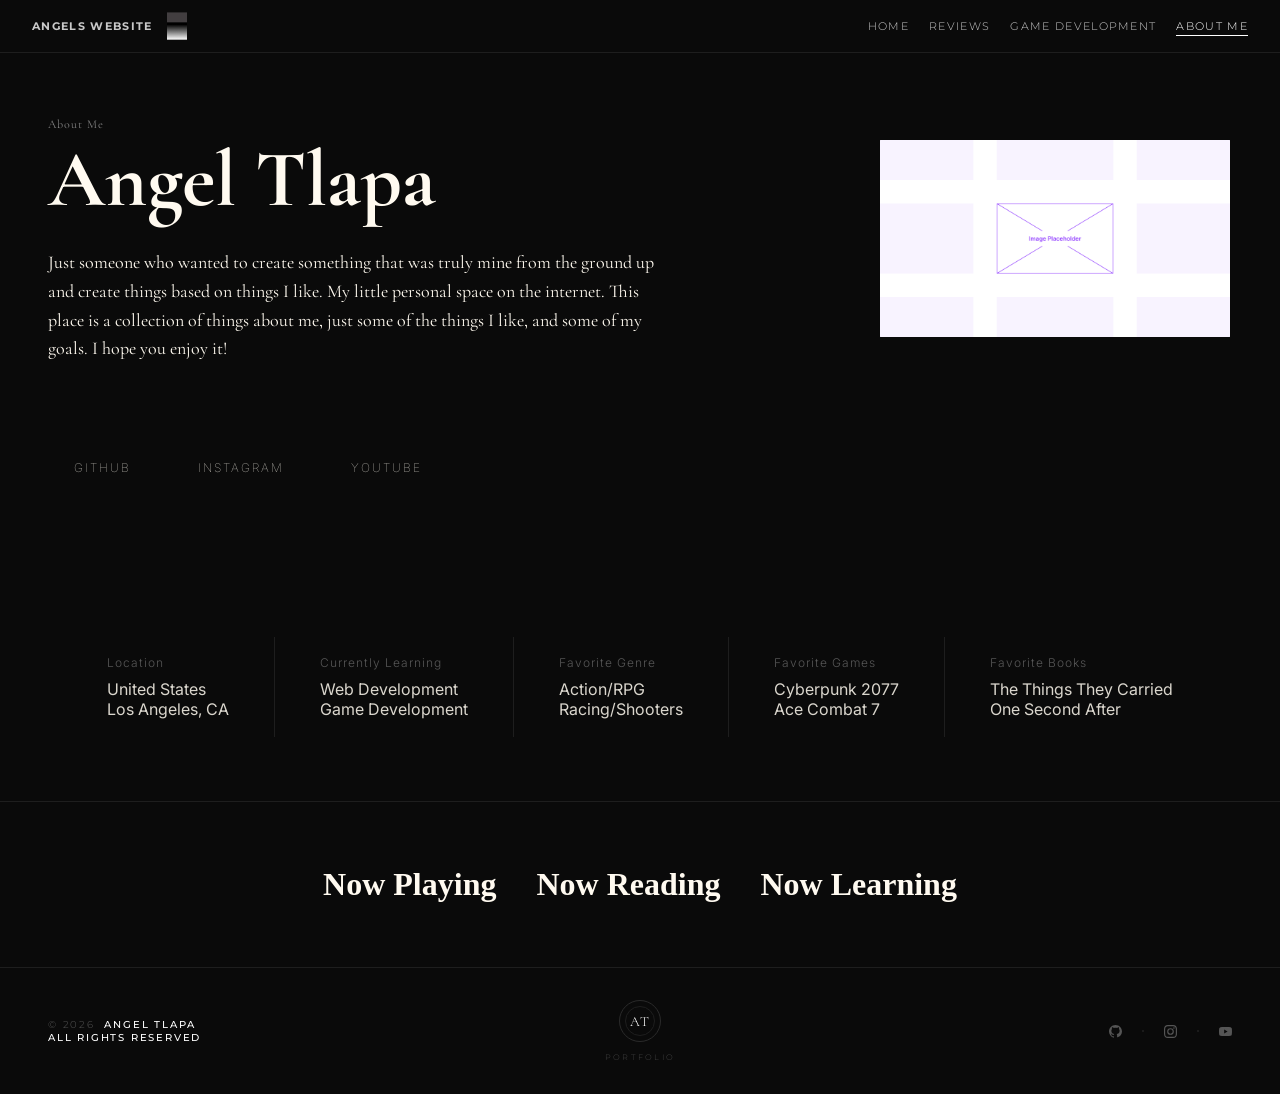
<file: about.html>
<!doctype html>
<html lang="en">
  <head>
    <meta charset="UTF-8" />
    <meta name="viewport" content="width=device-width, initial-scale=1.0" />
    <title>About Me</title>
    <link rel="stylesheet" href="about-style.css" />
    <link rel="stylesheet" href="global.css" />
  </head>
  <body>
    <!-- Navbar -->
    <nav class="navbar">
      <div class="logo">
        <b>Angels Website</b>
        <!-- From Uiverse.io by Juanes200122 -->
        <div class="cube-loader">
          <div class="cube-top"></div>
          <div class="cube-wrapper">
            <span class="cube-span" style="--i: 0"></span>
            <span class="cube-span" style="--i: 1"></span>
            <span class="cube-span" style="--i: 2"></span>
            <span class="cube-span" style="--i: 3"></span>
          </div>
        </div>
      </div>
      <ul class="nav-links">
        <li><a href="index.html">Home</a></li>
        <li><a href="reviews.html">Reviews</a></li>
        <li><a href="game-dev.html">Game Development</a></li>
        <li><a href="about.html" class="active">About Me</a></li>
      </ul>
    </nav>
    <!--main content-->
    <main>
      <!--Intro Section-->
      <div class="intro">
        <div class="intro-text">
          <h2
            style="
              font-size: 12px;
              color: gray;
              font-weight: 400;
              font-family: Cormorant Garamond;
              letter-spacing: 1px;
            "
          >
            About Me
          </h2>
          <h1
            style="
              font-size: 80px;
              padding-bottom: 20px;
              font-family: Cormorant Garamond;
            "
          >
            Angel Tlapa
          </h1>
          <p
            style="
              font-size: 18px;
              font-family: Cormorant Garamond;
              line-height: 1.6;
            "
          >
            Just someone who wanted to create something that was truly mine from
            the ground up and create things based on things I like. My little
            personal space on the internet. This place is a collection of things
            about me, just some of the things I like, and some of my goals. I
            hope you enjoy it!
          </p>
        </div>
        <div class="intro-img-class">
          <img
            class="intro-img"
            src="/imgs/placeholder.png"
            alt="Angel Tlapa"
          />
        </div>
      </div>
      <div class="ref-buttons">
        <button
          style="
            font-size: 12px;
            font-weight: 100;
            font-family: Inter;
            letter-spacing: 2px;
          "
        >
          <a
            href="https://github.com/AngelTlapa-Tech"
            style="color: floralwhite; text-decoration: none"
          >
            Github
          </a>
        </button>
        <button
          style="
            font-size: 12px;
            font-weight: 100;
            font-family: Inter;
            letter-spacing: 2px;
          "
        >
          <a
            href="https://www.instagram.com/ang3l_2.5?igsh=MzRlODBiNWFlZA=="
            style="color: floralwhite; text-decoration: none"
          >
            Instagram
          </a>
        </button>
        <button
          style="
            font-size: 12px;
            font-weight: 100;
            font-family: Inter;
            letter-spacing: 2px;
          "
        >
          <a
            href="https://youtube.com/@ang3ltech?si=WHZHJ3dVVK4dWBB_"
            style="color: floralwhite; text-decoration: none"
          >
            YouTube
          </a>
        </button>
      </div>
      <!--End Intro Section-->
      <!-- My Information Section-->
      <div class="my-info">
        <div class="info-section">
          <p class="info-title">Location</p>
          <p class="info-description">United States</p>
          <p class="info-description">Los Angeles, CA</p>
        </div>
        <div class="border"></div>
        <div class="info-section">
          <p class="info-title">Currently Learning</p>
          <p class="info-description">Web Development</p>
          <p class="info-description">Game Development</p>
        </div>
        <div class="border"></div>
        <div class="info-section">
          <p class="info-title">Favorite Genre</p>
          <p class="info-description">Action/RPG</p>
          <p class="info-description">Racing/Shooters</p>
        </div>
        <div class="border"></div>
        <div class="info-section">
          <p class="info-title">Favorite Games</p>
          <p class="info-description">Cyberpunk 2077</p>
          <p class="info-description">Ace Combat 7</p>
        </div>
        <div class="border"></div>
        <div class="info-section-right">
          <p class="info-title">Favorite Books</p>
          <p class="info-description">The Things They Carried</p>
          <p class="info-description">One Second After</p>
        </div>
      </div>
      <!--My info section end-->
      <!--Now ... Section-->
      <div class="now-section">
        <div class="now-card"><h1>Now Playing</h1></div>
        <div class="now-card"><h1>Now Reading</h1></div>
        <div class="now-card"><h1>Now Learning</h1></div>
      </div>
      <!--Now ... Section End-->
    </main>
    <!--Footer-->
    <footer>
      <div class="footer-left">
        © 2026 &nbsp;<strong
          >Angel Tlapa <br />
          All Rights Reserved</strong
        >
      </div>

      <div class="footer-center">
        <div class="monogram">
          <span class="monogram-letters">AT</span>
        </div>
        <span class="footer-tagline">Portfolio</span>
      </div>

      <div class="footer-right">
        <a
          href="https://github.com/AngelTlapa-Tech"
          class="social-link"
          title="GitHub"
        >
          <svg viewBox="0 0 24 24" xmlns="http://www.w3.org/2000/svg">
            <path
              d="M12 0C5.37 0 0 5.373 0 12c0 5.303 3.438 9.8 8.205 11.387.6.113.82-.258.82-.577 0-.285-.01-1.04-.015-2.04-3.338.724-4.042-1.61-4.042-1.61C4.422 17.07 3.633 16.7 3.633 16.7c-1.087-.744.084-.729.084-.729 1.205.084 1.838 1.236 1.838 1.236 1.07 1.835 2.809 1.305 3.495.998.108-.776.417-1.305.76-1.605-2.665-.3-5.466-1.332-5.466-5.93 0-1.31.465-2.38 1.235-3.22-.135-.303-.54-1.523.105-3.176 0 0 1.005-.322 3.3 1.23.96-.267 1.98-.399 3-.405 1.02.006 2.04.138 3 .405 2.28-1.552 3.285-1.23 3.285-1.23.645 1.653.24 2.873.12 3.176.765.84 1.23 1.91 1.23 3.22 0 4.61-2.805 5.625-5.475 5.92.42.36.81 1.096.81 2.22 0 1.606-.015 2.896-.015 3.286 0 .315.21.69.825.57C20.565 21.795 24 17.298 24 12c0-6.627-5.373-12-12-12"
            />
          </svg>
        </a>

        <div class="footer-dot"></div>

        <a
          href="https://www.instagram.com/ang3l_2.5?igsh=MzRlODBiNWFlZA=="
          class="social-link"
          title="Instagram"
        >
          <svg viewBox="0 0 24 24" xmlns="http://www.w3.org/2000/svg">
            <path
              d="M12 2.163c3.204 0 3.584.012 4.85.07 3.252.148 4.771 1.691 4.919 4.919.058 1.265.069 1.645.069 4.849 0 3.205-.012 3.584-.069 4.849-.149 3.225-1.664 4.771-4.919 4.919-1.266.058-1.644.07-4.85.07-3.204 0-3.584-.012-4.849-.07-3.26-.149-4.771-1.699-4.919-4.92-.058-1.265-.07-1.644-.07-4.849 0-3.204.013-3.583.07-4.849.149-3.227 1.664-4.771 4.919-4.919 1.266-.057 1.645-.069 4.849-.069zm0-2.163c-3.259 0-3.667.014-4.947.072-4.358.2-6.78 2.618-6.98 6.98-.059 1.281-.073 1.689-.073 4.948 0 3.259.014 3.668.072 4.948.2 4.358 2.618 6.78 6.98 6.98 1.281.058 1.689.072 4.948.072 3.259 0 3.668-.014 4.948-.072 4.354-.2 6.782-2.618 6.979-6.98.059-1.28.073-1.689.073-4.948 0-3.259-.014-3.667-.072-4.947-.196-4.354-2.617-6.78-6.979-6.98-1.281-.059-1.69-.073-4.949-.073zm0 5.838a6.162 6.162 0 100 12.324 6.162 6.162 0 000-12.324zM12 16a4 4 0 110-8 4 4 0 010 8zm6.406-11.845a1.44 1.44 0 100 2.881 1.44 1.44 0 000-2.881z"
            />
          </svg>
        </a>

        <div class="footer-dot"></div>

        <a
          href="https://youtube.com/@ang3ltech?si=WHZHJ3dVVK4dWBB_"
          class="social-link"
          title="YouTube"
        >
          <svg viewBox="0 0 24 24" xmlns="http://www.w3.org/2000/svg">
            <path
              d="M23.498 6.186a3.016 3.016 0 0 0-2.122-2.136C19.505 3.545 12 3.545 12 3.545s-7.505 0-9.377.505A3.017 3.017 0 0 0 .502 6.186C0 8.07 0 12 0 12s0 3.93.502 5.814a3.016 3.016 0 0 0 2.122 2.136c1.871.505 9.376.505 9.376.505s7.505 0 9.377-.505a3.015 3.015 0 0 0 2.122-2.136C24 15.93 24 12 24 12s0-3.93-.502-5.814zM9.545 15.568V8.432L15.818 12l-6.273 3.568z"
            />
          </svg>
        </a>
      </div>
    </footer>
    <script src="main.js"></script>
  </body>
</html>
</file>
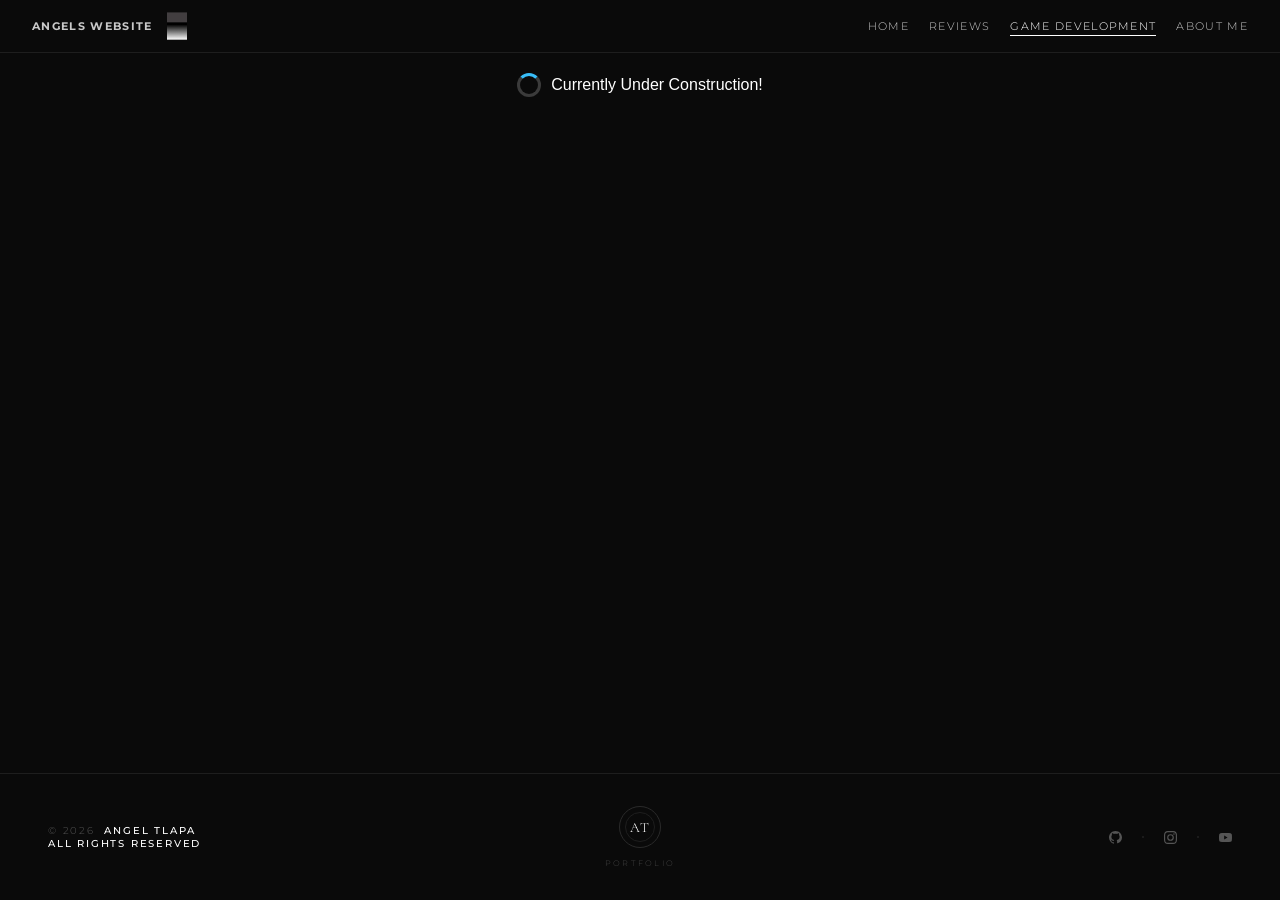
<file: game-dev.html>
<!doctype html>
<html lang="en">
  <head>
    <meta charset="UTF-8" />
    <meta name="viewport" content="width=device-width, initial-scale=1.0" />
    <title>Game Development</title>
    <link rel="stylesheet" href="global.css" />
  </head>
  <body>
    <!-- Navbar -->
    <nav class="navbar">
      <div class="logo">
        <b>Angels Website</b>
        <!-- From Uiverse.io by Juanes200122 -->
        <div class="cube-loader">
          <div class="cube-top"></div>
          <div class="cube-wrapper">
            <span class="cube-span" style="--i: 0"></span>
            <span class="cube-span" style="--i: 1"></span>
            <span class="cube-span" style="--i: 2"></span>
            <span class="cube-span" style="--i: 3"></span>
          </div>
        </div>
      </div>
      <ul class="nav-links">
        <li><a href="index.html">Home</a></li>
        <li><a href="reviews.html">Reviews</a></li>
        <li><a href="game-dev.html" class="active">Game Development</a></li>
        <li><a href="about.html">About Me</a></li>
      </ul>
    </nav>
    <!--Main Content-->
    <main>
      <div class="wip-container">
        <span class="wip-spinner"></span>
        <span class="wip-text">Currently Under Construction!</span>
      </div>
    </main>
    <!--Footer-->
    <footer>
      <div class="footer-left">
        © 2026 &nbsp;<strong
          >Angel Tlapa <br />
          All Rights Reserved</strong
        >
      </div>

      <div class="footer-center">
        <div class="monogram">
          <span class="monogram-letters">AT</span>
        </div>
        <span class="footer-tagline">Portfolio</span>
      </div>

      <div class="footer-right">
        <a
          href="https://github.com/AngelTlapa-Tech"
          class="social-link"
          title="GitHub"
        >
          <svg viewBox="0 0 24 24" xmlns="http://www.w3.org/2000/svg">
            <path
              d="M12 0C5.37 0 0 5.373 0 12c0 5.303 3.438 9.8 8.205 11.387.6.113.82-.258.82-.577 0-.285-.01-1.04-.015-2.04-3.338.724-4.042-1.61-4.042-1.61C4.422 17.07 3.633 16.7 3.633 16.7c-1.087-.744.084-.729.084-.729 1.205.084 1.838 1.236 1.838 1.236 1.07 1.835 2.809 1.305 3.495.998.108-.776.417-1.305.76-1.605-2.665-.3-5.466-1.332-5.466-5.93 0-1.31.465-2.38 1.235-3.22-.135-.303-.54-1.523.105-3.176 0 0 1.005-.322 3.3 1.23.96-.267 1.98-.399 3-.405 1.02.006 2.04.138 3 .405 2.28-1.552 3.285-1.23 3.285-1.23.645 1.653.24 2.873.12 3.176.765.84 1.23 1.91 1.23 3.22 0 4.61-2.805 5.625-5.475 5.92.42.36.81 1.096.81 2.22 0 1.606-.015 2.896-.015 3.286 0 .315.21.69.825.57C20.565 21.795 24 17.298 24 12c0-6.627-5.373-12-12-12"
            />
          </svg>
        </a>

        <div class="footer-dot"></div>

        <a
          href="https://www.instagram.com/ang3l_2.5?igsh=MzRlODBiNWFlZA=="
          class="social-link"
          title="Instagram"
        >
          <svg viewBox="0 0 24 24" xmlns="http://www.w3.org/2000/svg">
            <path
              d="M12 2.163c3.204 0 3.584.012 4.85.07 3.252.148 4.771 1.691 4.919 4.919.058 1.265.069 1.645.069 4.849 0 3.205-.012 3.584-.069 4.849-.149 3.225-1.664 4.771-4.919 4.919-1.266.058-1.644.07-4.85.07-3.204 0-3.584-.012-4.849-.07-3.26-.149-4.771-1.699-4.919-4.92-.058-1.265-.07-1.644-.07-4.849 0-3.204.013-3.583.07-4.849.149-3.227 1.664-4.771 4.919-4.919 1.266-.057 1.645-.069 4.849-.069zm0-2.163c-3.259 0-3.667.014-4.947.072-4.358.2-6.78 2.618-6.98 6.98-.059 1.281-.073 1.689-.073 4.948 0 3.259.014 3.668.072 4.948.2 4.358 2.618 6.78 6.98 6.98 1.281.058 1.689.072 4.948.072 3.259 0 3.668-.014 4.948-.072 4.354-.2 6.782-2.618 6.979-6.98.059-1.28.073-1.689.073-4.948 0-3.259-.014-3.667-.072-4.947-.196-4.354-2.617-6.78-6.979-6.98-1.281-.059-1.69-.073-4.949-.073zm0 5.838a6.162 6.162 0 100 12.324 6.162 6.162 0 000-12.324zM12 16a4 4 0 110-8 4 4 0 010 8zm6.406-11.845a1.44 1.44 0 100 2.881 1.44 1.44 0 000-2.881z"
            />
          </svg>
        </a>

        <div class="footer-dot"></div>

        <a
          href="https://youtube.com/@ang3ltech?si=WHZHJ3dVVK4dWBB_"
          class="social-link"
          title="YouTube"
        >
          <svg viewBox="0 0 24 24" xmlns="http://www.w3.org/2000/svg">
            <path
              d="M23.498 6.186a3.016 3.016 0 0 0-2.122-2.136C19.505 3.545 12 3.545 12 3.545s-7.505 0-9.377.505A3.017 3.017 0 0 0 .502 6.186C0 8.07 0 12 0 12s0 3.93.502 5.814a3.016 3.016 0 0 0 2.122 2.136c1.871.505 9.376.505 9.376.505s7.505 0 9.377-.505a3.015 3.015 0 0 0 2.122-2.136C24 15.93 24 12 24 12s0-3.93-.502-5.814zM9.545 15.568V8.432L15.818 12l-6.273 3.568z"
            />
          </svg>
        </a>
      </div>
    </footer>
    <script src="main.js"></script>
  </body>
</html>
</file>
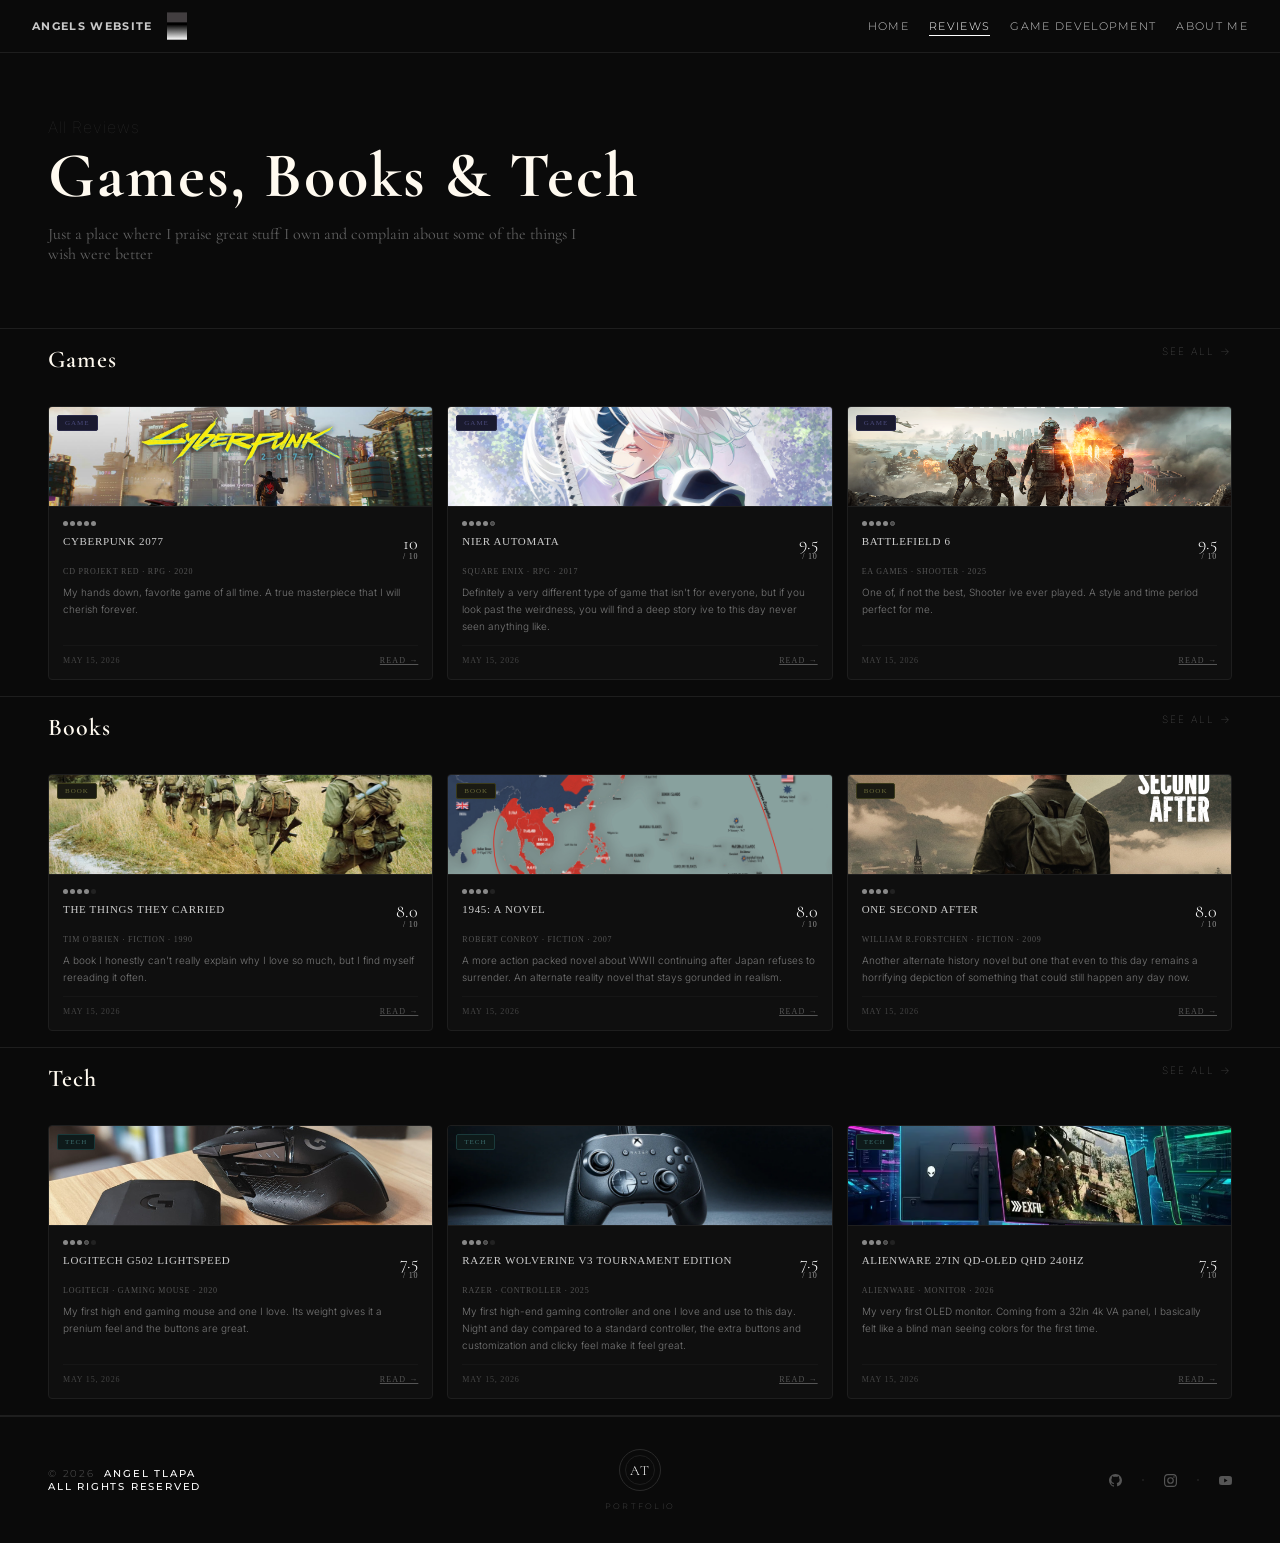
<file: reviews.html>
<!doctype html>
<html lang="en">
  <head>
    <meta charset="UTF-8" />
    <meta name="viewport" content="width=device-width, initial-scale=1.0" />
    <title>My Reviews</title>
    <link rel="stylesheet" href="global.css" />
    <link rel="stylesheet" href="reviews.css" />
  </head>
  <body>
    <!--Navbar-->
    <nav class="navbar">
      <div class="logo">
        <b>Angels Website</b
        ><!-- From Uiverse.io by Juanes200122 -->
        <div class="cube-loader">
          <div class="cube-top"></div>
          <div class="cube-wrapper">
            <span class="cube-span" style="--i: 0"></span>
            <span class="cube-span" style="--i: 1"></span>
            <span class="cube-span" style="--i: 2"></span>
            <span class="cube-span" style="--i: 3"></span>
          </div>
        </div>
      </div>
      <ul class="nav-links">
        <li><a href="index.html">Home</a></li>
        <li><a href="reviews.html" class="active">Reviews</a></li>
        <li><a href="game-dev.html">Game Development</a></li>
        <li><a href="about.html">About Me</a></li>
      </ul>
    </nav>
    <!--Main Content-->
    <main>
      <!--Intro Section-->
      <div class="intro">
        <p class="intro-sub-title">All Reviews</p>
        <h1 class="intro-title">Games, Books & Tech</h1>
        <p class="intro-description">
          Just a place where I praise great stuff I own and complain about some
          of the things I wish were better
        </p>
      </div>
      <!--End Intro Section-->

      <!--Game Reviews-->
      <div class="section-title">
        <h2 class="review-title">Games</h2>
        <a href="/reviews/games.html" class="see-all">SEE ALL →</a>
      </div>
      <!--Game Cards-->
      <div class="cards">
        <div class="card">
          <div class="card-thumb">
            <img
              src="review-imgs/cp2077-preview.jpg"
              alt="Game Title"
              style="width: 100%; height: 100%; object-fit: cover"
            />
            <span class="thumb-label label-game">Game</span>
          </div>
          <div class="card-body">
            <div class="stars">
              <div class="star-full"></div>
              <div class="star-full"></div>
              <div class="star-full"></div>
              <div class="star-full"></div>
              <div class="star-full"></div>
            </div>
            <div class="card-top">
              <div class="card-title">Cyberpunk 2077</div>
              <div>
                <div class="card-score">10</div>
                <div class="card-score-label">/ 10</div>
              </div>
            </div>
            <div class="card-meta">CD Projekt Red · RPG · 2020</div>
            <div class="card-text">
              My hands down, favorite game of all time. A true masterpiece that
              I will cherish forever.
            </div>
            <div class="card-footer">
              <span class="card-date">May 15, 2026</span>
              <a href="your-review-page.html" class="card-read">Read →</a>
            </div>
          </div>
        </div>

        <!--End Game Card 1-->
        <!--Game Card 2-->
        <div class="card">
          <div class="card-thumb">
            <img
              src="review-imgs/nier-preview.jpeg"
              alt="Game Title"
              style="width: 100%; height: 100%; object-fit: cover"
            />
            <span class="thumb-label label-game">Game</span>
          </div>
          <div class="card-body">
            <div class="stars">
              <div class="star-full"></div>
              <div class="star-full"></div>
              <div class="star-full"></div>
              <div class="star-full"></div>
              <div class="star-half"></div>
            </div>
            <div class="card-top">
              <div class="card-title">Nier Automata</div>
              <div>
                <div class="card-score">9.5</div>
                <div class="card-score-label">/ 10</div>
              </div>
            </div>
            <div class="card-meta">Square Enix · RPG · 2017</div>
            <div class="card-text">
              Definitely a very different type of game that isn't for everyone,
              but if you look past the weirdness, you will find a deep story ive
              to this day never seen anything like.
            </div>
            <div class="card-footer">
              <span class="card-date">May 15, 2026</span>
              <a href="your-review-page.html" class="card-read">Read →</a>
            </div>
          </div>
        </div>
        <!--End Game Card 2-->
        <!--Game Card 3-->
        <div class="card">
          <div class="card-thumb">
            <img
              src="review-imgs/bf6-imgs.png"
              alt="Game Title"
              style="width: 100%; height: 100%; object-fit: cover"
            />
            <span class="thumb-label label-game">Game</span>
          </div>
          <div class="card-body">
            <div class="stars">
              <div class="star-full"></div>
              <div class="star-full"></div>
              <div class="star-full"></div>
              <div class="star-full"></div>
              <div class="star-half"></div>
            </div>
            <div class="card-top">
              <div class="card-title">Battlefield 6</div>
              <div>
                <div class="card-score">9.5</div>
                <div class="card-score-label">/ 10</div>
              </div>
            </div>
            <div class="card-meta">EA Games · Shooter · 2025</div>
            <div class="card-text">
              One of, if not the best, Shooter ive ever played. A style and time
              period perfect for me.
            </div>
            <div class="card-footer">
              <span class="card-date">May 15, 2026</span>
              <a href="your-review-page.html" class="card-read">Read →</a>
            </div>
          </div>
        </div>
        <!--End Game Card 3-->
      </div>
      <!--End Game Reviews-->
      <!--Books Reviews-->
      <div class="section-title">
        <h2 class="review-title">Books</h2>
        <a href="/reviews/books.html" class="see-all">SEE ALL →</a>
      </div>
      <div class="cards">
        <div class="card">
          <div class="card-thumb">
            <img
              src="review-imgs/the-things-they-carried-preview.avif"
              alt="Book Title"
              style="width: 100%; height: 100%; object-fit: cover"
            />
            <span class="thumb-label label-book">Book</span>
          </div>
          <div class="card-body">
            <div class="stars">
              <div class="star-full"></div>
              <div class="star-full"></div>
              <div class="star-full"></div>
              <div class="star-full"></div>
              <div class="star-empty"></div>
            </div>
            <div class="card-top">
              <div class="card-title">The Things They Carried</div>
              <div>
                <div class="card-score">8.0</div>
                <div class="card-score-label">/ 10</div>
              </div>
            </div>
            <div class="card-meta">Tim O'Brien · Fiction · 1990</div>
            <div class="card-text">
              A book I honestly can't really explain why I love so much, but I
              find myself rereading it often.
            </div>
            <div class="card-footer">
              <span class="card-date">May 15, 2026</span>
              <a href="your-review-page.html" class="card-read">Read →</a>
            </div>
          </div>
        </div>
        <!--End Book Card 1-->
        <!--Book Card 2-->
        <div class="card">
          <div class="card-thumb">
            <img
              src="review-imgs/1945-preview.jpg"
              alt="Book Title"
              style="width: 100%; height: 100%; object-fit: cover"
            />
            <span class="thumb-label label-book">Book</span>
          </div>
          <div class="card-body">
            <div class="stars">
              <div class="star-full"></div>
              <div class="star-full"></div>
              <div class="star-full"></div>
              <div class="star-full"></div>
              <div class="star-empty"></div>
            </div>
            <div class="card-top">
              <div class="card-title">1945: A Novel</div>
              <div>
                <div class="card-score">8.0</div>
                <div class="card-score-label">/ 10</div>
              </div>
            </div>
            <div class="card-meta">Robert Conroy · Fiction · 2007</div>
            <div class="card-text">
              A more action packed novel about WWII continuing after Japan
              refuses to surrender. An alternate reality novel that stays
              gorunded in realism.
            </div>
            <div class="card-footer">
              <span class="card-date">May 15, 2026</span>
              <a href="your-review-page.html" class="card-read">Read →</a>
            </div>
          </div>
        </div>
        <!--End Book Card 2-->
        <!--Book Card 3-->
        <div class="card">
          <div class="card-thumb">
            <img
              src="review-imgs/1-second-after-preview.png"
              alt="Book Title"
              style="width: 100%; height: 100%; object-fit: cover"
            />
            <span class="thumb-label label-book">Book</span>
          </div>
          <div class="card-body">
            <div class="stars">
              <div class="star-full"></div>
              <div class="star-full"></div>
              <div class="star-full"></div>
              <div class="star-full"></div>
              <div class="star-empty"></div>
            </div>
            <div class="card-top">
              <div class="card-title">One Second After</div>
              <div>
                <div class="card-score">8.0</div>
                <div class="card-score-label">/ 10</div>
              </div>
            </div>
            <div class="card-meta">William R.Forstchen · Fiction · 2009</div>
            <div class="card-text">
              Another alternate history novel but one that even to this day
              remains a horrifying depiction of something that could still
              happen any day now.
            </div>
            <div class="card-footer">
              <span class="card-date">May 15, 2026</span>
              <a href="your-review-page.html" class="card-read">Read →</a>
            </div>
          </div>
        </div>
        <!--End Book Card 3-->
      </div>

      <!--End Books Reviews-->
      <!--Tech Reviews-->
      <div class="section-title">
        <h2 class="review-title">Tech</h2>
        <a href="/reviews/tech.html" class="see-all">SEE ALL →</a>
      </div>
      <div class="cards">
        <!--Tech Card 1-->
        <div class="card">
          <div class="card-thumb">
            <img
              src="review-imgs/Logitech-G502-Lightspeed-Preview.jpg"
              alt="Product Name"
              style="width: 100%; height: 100%; object-fit: cover"
            />
            <span class="thumb-label label-tech">Tech</span>
          </div>
          <div class="card-body">
            <div class="stars">
              <div class="star-full"></div>
              <div class="star-full"></div>
              <div class="star-full"></div>
              <div class="star-half"></div>
              <div class="star-empty"></div>
            </div>
            <div class="card-top">
              <div class="card-title">Logitech G502 Lightspeed</div>
              <div>
                <div class="card-score">7.5</div>
                <div class="card-score-label">/ 10</div>
              </div>
            </div>
            <div class="card-meta">Logitech · Gaming Mouse · 2020</div>
            <div class="card-text">
              My first high end gaming mouse and one I love. Its weight gives it
              a prenium feel and the buttons are great.
            </div>
            <div class="card-footer">
              <span class="card-date">May 15, 2026</span>
              <a href="your-review-page.html" class="card-read">Read →</a>
            </div>
          </div>
        </div>
        <!--End Tech Card 1-->
        <!--Tech Card 2-->
        <div class="card">
          <div class="card-thumb">
            <img
              src="review-imgs/razer-wolverine-v3-preview.webp"
              alt="Product Name"
              style="width: 100%; height: 100%; object-fit: cover"
            />
            <span class="thumb-label label-tech">Tech</span>
          </div>
          <div class="card-body">
            <div class="stars">
              <div class="star-full"></div>
              <div class="star-full"></div>
              <div class="star-full"></div>
              <div class="star-half"></div>
              <div class="star-empty"></div>
            </div>
            <div class="card-top">
              <div class="card-title">
                Razer Wolverine V3 Tournament Edition
              </div>
              <div>
                <div class="card-score">7.5</div>
                <div class="card-score-label">/ 10</div>
              </div>
            </div>
            <div class="card-meta">Razer · Controller · 2025</div>
            <div class="card-text">
              My first high-end gaming controller and one I love and use to this
              day. Night and day compared to a standard controller, the extra
              buttons and customization and clicky feel make it feel great.
            </div>
            <div class="card-footer">
              <span class="card-date">May 15, 2026</span>
              <a href="your-review-page.html" class="card-read">Read →</a>
            </div>
          </div>
        </div>
        <!--End Tech Card 2-->
        <!--Tech Card 3-->
        <div class="card">
          <div class="card-thumb">
            <img
              src="review-imgs/alienware-qdoled-preview.avif"
              alt="Product Name"
              style="width: 100%; height: 100%; object-fit: cover"
            />
            <span class="thumb-label label-tech">Tech</span>
          </div>
          <div class="card-body">
            <div class="stars">
              <div class="star-full"></div>
              <div class="star-full"></div>
              <div class="star-full"></div>
              <div class="star-half"></div>
              <div class="star-empty"></div>
            </div>
            <div class="card-top">
              <div class="card-title">Alienware 27in QD-OLED QHD 240Hz</div>
              <div>
                <div class="card-score">7.5</div>
                <div class="card-score-label">/ 10</div>
              </div>
            </div>
            <div class="card-meta">Alienware · Monitor · 2026</div>
            <div class="card-text">
              My very first OLED monitor. Coming from a 32in 4k VA panel, I
              basically felt like a blind man seeing colors for the first time.
            </div>
            <div class="card-footer">
              <span class="card-date">May 15, 2026</span>
              <a href="your-review-page.html" class="card-read">Read →</a>
            </div>
          </div>
        </div>
        <!--End Tech Card 3-->
      </div>
      <!--End Tech Reviews-->
    </main>
    <!--Footer-->
    <footer>
      <div class="footer-left">
        © 2026 &nbsp;<strong
          >Angel Tlapa <br />
          All Rights Reserved</strong
        >
      </div>

      <div class="footer-center">
        <div class="monogram">
          <span class="monogram-letters">AT</span>
        </div>
        <span class="footer-tagline">Portfolio</span>
      </div>

      <div class="footer-right">
        <a
          href="https://github.com/AngelTlapa-Tech"
          class="social-link"
          title="GitHub"
        >
          <svg viewBox="0 0 24 24" xmlns="http://www.w3.org/2000/svg">
            <path
              d="M12 0C5.37 0 0 5.373 0 12c0 5.303 3.438 9.8 8.205 11.387.6.113.82-.258.82-.577 0-.285-.01-1.04-.015-2.04-3.338.724-4.042-1.61-4.042-1.61C4.422 17.07 3.633 16.7 3.633 16.7c-1.087-.744.084-.729.084-.729 1.205.084 1.838 1.236 1.838 1.236 1.07 1.835 2.809 1.305 3.495.998.108-.776.417-1.305.76-1.605-2.665-.3-5.466-1.332-5.466-5.93 0-1.31.465-2.38 1.235-3.22-.135-.303-.54-1.523.105-3.176 0 0 1.005-.322 3.3 1.23.96-.267 1.98-.399 3-.405 1.02.006 2.04.138 3 .405 2.28-1.552 3.285-1.23 3.285-1.23.645 1.653.24 2.873.12 3.176.765.84 1.23 1.91 1.23 3.22 0 4.61-2.805 5.625-5.475 5.92.42.36.81 1.096.81 2.22 0 1.606-.015 2.896-.015 3.286 0 .315.21.69.825.57C20.565 21.795 24 17.298 24 12c0-6.627-5.373-12-12-12"
            />
          </svg>
        </a>

        <div class="footer-dot"></div>

        <a
          href="https://www.instagram.com/ang3l_2.5?igsh=MzRlODBiNWFlZA=="
          class="social-link"
          title="Instagram"
        >
          <svg viewBox="0 0 24 24" xmlns="http://www.w3.org/2000/svg">
            <path
              d="M12 2.163c3.204 0 3.584.012 4.85.07 3.252.148 4.771 1.691 4.919 4.919.058 1.265.069 1.645.069 4.849 0 3.205-.012 3.584-.069 4.849-.149 3.225-1.664 4.771-4.919 4.919-1.266.058-1.644.07-4.85.07-3.204 0-3.584-.012-4.849-.07-3.26-.149-4.771-1.699-4.919-4.92-.058-1.265-.07-1.644-.07-4.849 0-3.204.013-3.583.07-4.849.149-3.227 1.664-4.771 4.919-4.919 1.266-.057 1.645-.069 4.849-.069zm0-2.163c-3.259 0-3.667.014-4.947.072-4.358.2-6.78 2.618-6.98 6.98-.059 1.281-.073 1.689-.073 4.948 0 3.259.014 3.668.072 4.948.2 4.358 2.618 6.78 6.98 6.98 1.281.058 1.689.072 4.948.072 3.259 0 3.668-.014 4.948-.072 4.354-.2 6.782-2.618 6.979-6.98.059-1.28.073-1.689.073-4.948 0-3.259-.014-3.667-.072-4.947-.196-4.354-2.617-6.78-6.979-6.98-1.281-.059-1.69-.073-4.949-.073zm0 5.838a6.162 6.162 0 100 12.324 6.162 6.162 0 000-12.324zM12 16a4 4 0 110-8 4 4 0 010 8zm6.406-11.845a1.44 1.44 0 100 2.881 1.44 1.44 0 000-2.881z"
            />
          </svg>
        </a>

        <div class="footer-dot"></div>

        <a
          href="https://youtube.com/@ang3ltech?si=WHZHJ3dVVK4dWBB_"
          class="social-link"
          title="YouTube"
        >
          <svg viewBox="0 0 24 24" xmlns="http://www.w3.org/2000/svg">
            <path
              d="M23.498 6.186a3.016 3.016 0 0 0-2.122-2.136C19.505 3.545 12 3.545 12 3.545s-7.505 0-9.377.505A3.017 3.017 0 0 0 .502 6.186C0 8.07 0 12 0 12s0 3.93.502 5.814a3.016 3.016 0 0 0 2.122 2.136c1.871.505 9.376.505 9.376.505s7.505 0 9.377-.505a3.015 3.015 0 0 0 2.122-2.136C24 15.93 24 12 24 12s0-3.93-.502-5.814zM9.545 15.568V8.432L15.818 12l-6.273 3.568z"
            />
          </svg>
        </a>
      </div>
    </footer>
    <script src="main.js"></script>
  </body>
</html>
</file>
<file: about-style.css>
* {
  margin: 0;
  padding: 0;
  box-sizing: border-box;
}
.intro {
  color: floralwhite;
}
.intro-img {
  max-width: 400px;
  padding-right: 50px;
}
.intro {
  display: flex;
  flex-direction: row;
  justify-content: center;
  align-items: center;
  gap: 40px;
}
.intro-text {
  padding: 64px 48px;
  margin-right: 10%;
}
.ref-buttons {
  display: flex;
  flex-direction: row;
  gap: 25px;
  padding: 16px 48px;
  padding-bottom: 80px;
}
.my-info {
  display: flex;
  flex-direction: row;
  justify-content: center;
  align-items: center;
  gap: 30px;
  padding: 64px 48px;
  border-bottom: 1px solid #1e1e1e;
}
.info-title {
  color: rgb(86, 86, 86);
  font-family: Inter, sans-serif;
  font-weight: 300;
  letter-spacing: 1px;
  font-size: 12px;
  padding-bottom: 9px;
}
.info-description {
  color: rgba(255, 250, 240, 0.852);
  font-family: "Inter", sans-serif;
}
.border {
  height: 100px;
  width: 1px;
  background: #1e1e1e;
  margin: 0 15px;
}
.now-section {
  display: flex;
  flex-direction: row;
  justify-content: center;
  gap: 40px;
  padding: 64px 48px;
}
.now-card {
  color: floralwhite;
}
button {
  align-items: center;
  background-color: transparent;
  color: #fff;
  cursor: pointer;
  display: flex;
  font-family:
    ui-sans-serif,
    system-ui,
    -apple-system,
    system-ui,
    "Segoe UI",
    Roboto,
    "Helvetica Neue",
    Arial,
    "Noto Sans",
    sans-serif,
    "Apple Color Emoji",
    "Segoe UI Emoji",
    "Segoe UI Symbol",
    "Noto Color Emoji";
  font-size: 1rem;
  font-weight: 700;
  line-height: 1.5;
  text-decoration: none;
  text-transform: uppercase;
  outline: 0;
  border: 0;
  padding: 1rem;
}
button:before {
  background-color: #fff;
  content: "";
  display: inline-block;
  height: 1px;
  margin-right: 10px;
  transition: all 0.42s cubic-bezier(0.25, 0.8, 0.25, 1);
  width: 0;
}

button:hover:before {
  background-color: #fff;
  width: 3rem;
}
</file>
<file: global.css>
@import url("https://fonts.googleapis.com/css2?family=Cormorant+Garamond:wght@300;400&family=Montserrat:wght@300;400;500&family=Inter:wght@300;400&display=swap");
@import url("https://fonts.googleapis.com/css2?family=Cormorant+Garamond:wght@300;400&family=Montserrat:wght@300;400;500&display=swap");

* {
  margin: 0;
  padding: 0;
  box-sizing: border-box;
}
nav a {
  color: #555;
}

nav a.active {
  color: #ffffff;
  color: #ffffff;
  border-bottom: 1px solid #ffffff;
  padding-bottom: 2px;
}
.navbar {
  display: flex;
  justify-content: space-between;
  align-items: center;
  padding: 1rem 2rem;
  background-color: #333333;
  color: #c9c9c9;
  font-family: "Montserrat", sans-serif;
  font-weight: 300;
  letter-spacing: 0.12em;
  text-transform: uppercase;
  font-size: 11px;
  border-bottom: 1px solid #1e1e1e;
  background: #0a0a0a;
}

.nav-links {
  display: flex;
  list-style: none; /* Removes bullet points */
}

.nav-links li {
  margin-left: 20px;
}

.nav-links a {
  text-decoration: none;
  color: #c9c9c9;
  transition: color 0.3s;
}

.nav-links a:hover {
  color: #a0a0a0; /* Interactive feedback */
}

@import url("https://fonts.googleapis.com/css2?family=Cormorant+Garamond:wght@300;400&family=Montserrat:wght@300;400;500&display=swap");

footer {
  background: #0a0a0a;
  border-top: 1px solid #1e1e1e;
  padding: 32px 48px;
  display: grid;
  grid-template-columns: 1fr auto 1fr;
  align-items: center;
  gap: 16px;
  font-family: "Montserrat", sans-serif;
}

.footer-left {
  font-size: 10px;
  font-weight: 300;
  letter-spacing: 0.18em;
  color: #555;
  text-transform: uppercase;
}

.footer-left strong {
  color: #fff;
  font-weight: 500;
}

.footer-center {
  display: flex;
  flex-direction: column;
  align-items: center;
  gap: 10px;
}

.monogram {
  width: 42px;
  height: 42px;
  border: 1px solid #2a2a2a;
  border-radius: 50%;
  display: flex;
  align-items: center;
  justify-content: center;
  position: relative;
}

.monogram::before {
  content: "";
  position: absolute;
  inset: 5px;
  border: 1px solid #1e1e1e;
  border-radius: 50%;
}

.monogram-letters {
  font-family: "Cormorant Garamond", serif;
  font-size: 14px;
  font-weight: 300;
  color: #fff;
  position: relative;
  z-index: 1;
  letter-spacing: 0.04em;
}

.footer-tagline {
  font-size: 8px;
  font-weight: 300;
  letter-spacing: 0.28em;
  color: #444;
  text-transform: uppercase;
}

.footer-right {
  display: flex;
  align-items: center;
  justify-content: flex-end;
  gap: 20px;
}

.social-link {
  color: #555;
  text-decoration: none;
  display: flex;
  align-items: center;
  transition: color 0.25s;
}

.social-link:hover {
  color: #fff;
}

.social-link svg {
  width: 13px;
  height: 13px;
  fill: currentColor;
  display: block;
}

.footer-dot {
  width: 2px;
  height: 2px;
  background: #222;
  border-radius: 50%;
}

@media (max-width: 640px) {
  footer {
    grid-template-columns: 1fr;
    text-align: center;
    padding: 32px 24px;
    gap: 28px;
  }
  .footer-left,
  .footer-right {
    justify-content: center;
  }
}
body {
  min-height: 100vh;
  display: flex;
  flex-direction: column;
  background-color: #0a0a0a;
}

main {
  flex: 1;
}
.logo {
  display: flex;
  align-items: center;
  flex-direction: row;
  gap: 15px;
}
/* From Uiverse.io by Juanes200122 */
.cube-loader {
  /* u can choose any size */
  width: 20px;
  height: 20px;
  transform-style: preserve-3d;
  transform: rotateX(-30deg);
  animation: animate 4s linear infinite;
}

@keyframes animate {
  0% {
    transform: rotateX(-30deg) rotateY(0);
  }

  100% {
    transform: rotateX(-30deg) rotateY(360deg);
  }
}

.cube-loader .cube-wrapper {
  position: absolute;
  width: 100%;
  height: 100%;
  /* top: 0;
    left: 0; */
  transform-style: preserve-3d;
}

.cube-loader .cube-wrapper .cube-span {
  position: absolute;
  width: 100%;
  height: 100%;
  /* top: 0;
    left: 0; */
  /* width 75px / 2 = 37.5px */
  transform: rotateY(calc(90deg * var(--i))) translateZ(10px);
  background: linear-gradient(
    to bottom,
    hsl(0, 0%, 0%) 0%,
    hsl(0, 0%, 0%) 5.5%,
    hsl(0, 0%, 0%) 12.1%,
    hsl(0, 0%, 100%) 100%,
    hsl(0, 0%, 0%) 27.9%,
    hsl(0, 0%, 0%) 36.6%,
    hsl(0, 0%, 0%) 45.6%,
    hsl(0, 0%, 100%) 100%,
    hsl(0, 0%, 0%) 63.4%,
    hsl(0, 0%, 0%) 71.7%,
    hsl(0, 0%, 0%) 79.4%,
    hsl(0, 0%, 100%) 100%,
    hsl(0, 0%, 0%) 100%,
    hsl(0, 0%, 0%) 100%,
    hsl(0, 0%, 0%) 100%,
    hsl(0, 0%, 100%) 100%
  );
}

.cube-top {
  position: absolute;
  width: 20px;
  height: 20px;
  background: hsl(330, 3.13%, 25.1%) 0%;
  /* width 75px / 2 = 37.5px */
  transform: rotateX(90deg) translateZ(10px);
  transform-style: preserve-3d;
}

.cube-top::before {
  content: "";
  position: absolute;
  /* u can choose any size */
  width: 20px;
  height: 20px;
  transform: translateZ(-40px);
  filter: blur(10px);
}
.dev-overlay {
  position: fixed;
  inset: 0;
  background: rgba(0, 0, 0, 0.7);
  display: flex;
  align-items: center;
  justify-content: center;
  z-index: 9999;
}

.dev-popup {
  background: #0f0f0f;
  border: 1px solid #1e1e1e;
  border-radius: 4px;
  padding: 28px 32px;
  max-width: 360px;
  width: 80%;
  display: flex;
  flex-direction: column;
  gap: 10px;
}

.dev-popup-title {
  font-family: "Cormorant Garamond", serif;
  font-size: 20px;
  font-weight: 300;
  color: #fff;
  letter-spacing: 0.04em;
}

.dev-popup-text {
  font-family: "Inter", sans-serif;
  font-size: 11px;
  font-weight: 300;
  color: #8d8d8d;
  line-height: 1.7;
}

.dev-popup-btn {
  margin-top: 8px;
  align-self: flex-end;
  background: transparent;
  border: 1px solid #2a2a2a;
  color: #888;
  font-family: "Montserrat", sans-serif;
  font-size: 9px;
  font-weight: 300;
  letter-spacing: 0.18em;
  text-transform: uppercase;
  padding: 8px 20px;
  cursor: pointer;
  transition:
    color 0.25s,
    border-color 0.25s;
}

.dev-popup-btn:hover {
  color: #fff;
  border-color: #fff;
}
.dev-popup-email {
  color: #777;
  text-decoration: none;
  border-bottom: 1px solid #2a2a2a;
  transition:
    color 0.25s,
    border-color 0.25s;
}

.dev-popup-email:hover {
  color: #fff;
  border-color: #555;
}
.wip-container {
  display: flex;
  align-items: center;
  justify-content: center;
  gap: 10px;
  padding: 20px;
  color: #ffffff; /* White text for dark backgrounds */
  font-family: Arial, sans-serif;
}

/* The spinning circle animation */
.wip-spinner {
  width: 24px;
  height: 24px;
  border: 3px solid rgba(255, 255, 255, 0.2); /* Faint white base circle */
  border-top: 3px solid #38bdf8; /* Bright neon blue spinner highlight */
  border-radius: 50%;
  animation: spin 1s linear infinite;
}

/* Keyframes for the spin */
@keyframes spin {
  0% {
    transform: rotate(0deg);
  }
  100% {
    transform: rotate(360deg);
  }
}

/* Pulsating text */
.wip-text {
  animation: pulse 1.5s ease-in-out infinite;
}

@keyframes pulse {
  0% {
    opacity: 0.4;
  }
  50% {
    opacity: 1;
  }
  100% {
    opacity: 0.4;
  }
}
</file>
<file: reviews.css>
* {
  box-sizing: border-box;
  margin: 0;
  padding: 0;
}
.intro {
  display: flex;
  flex-direction: column;
  padding: 64px 48px;
  border-bottom: 1px solid #1e1e1e;
}
.intro-sub-title {
  font-family: inter;
  color: #50505079;
  font-weight: 100;
  letter-spacing: 1px;
}
.intro-title {
  color: floralwhite;
  font-size: 64px;
  font-family:
    Cormorant Garamond,
    serif;
  font-weight: 800;
  letter-spacing: 2px;
}
.intro-description {
  color: rgb(96, 96, 96);
  font-family:
    cormorant garamond,
    serif;
  margin-right: 55%;
  padding-top: 10px;
  font-weight: 400;
}
.filter-buttons {
  display: flex;
  flex-direction: row;
  gap: 12px;
  padding: 16px 48px;
  border-bottom: 1px solid #1e1e1e;
}
.filter-button {
  background-color: transparent;
  color: floralwhite;
  border-color: floralwhite;
  font-size: 12px;
  font-weight: 100;
  letter-spacing: 2px;
  font-family:
    cormorant garamond,
    serif;
}
.section-title {
  display: flex;
  flex-direction: row;
  justify-content: space-between;
  padding: 16px 48px;
  font-family:
    cormorant garamond,
    serif;
}
.review-title {
  color: floralwhite;
  font-family:
    cormorant garamond,
    serif;
  font-size: 24px;
  font-weight: 600;
  letter-spacing: 1px;
}
.see-all {
  color: rgb(114, 114, 114);
  font-family: inter;
  font-size: 10px;
  font-weight: 100;
  letter-spacing: 2px;
  text-decoration: none;
}

.cards {
  display: grid;
  grid-template-columns: repeat(3, minmax(0, 1fr));
  gap: 14px;
  padding: 16px 48px;
  border-bottom: 1px solid #1e1e1e;
}

.card {
  background: #0f0f0f;
  border: 1px solid #1e1e1e;
  border-radius: 4px;
  overflow: hidden;
  cursor: pointer;
  display: flex;
  flex-direction: column;
  transition: transform 0.2s ease;
}

.card-thumb {
  width: 100%;
  height: 100px;
  background: #161616;
  border-bottom: 1px solid #1e1e1e;
  position: relative;
  display: flex;
  align-items: center;
  justify-content: center;
}

.thumb-label {
  position: absolute;
  top: 8px;
  left: 8px;
  font-size: 7px;
  font-weight: 400;
  letter-spacing: 0.14em;
  text-transform: uppercase;
  padding: 3px 7px;
  border-radius: 2px;
}

.label-game {
  background: #1a1a2e;
  color: #4a4a7a;
  border: 1px solid #2a2a4a;
}

.label-book {
  background: #1a1a12;
  color: #6a6a3a;
  border: 1px solid #3a3a1a;
}

.label-tech {
  background: #0e1a1a;
  color: #3a6a6a;
  border: 1px solid #1a3a3a;
}

.card-body {
  padding: 14px;
  display: flex;
  flex-direction: column;
  flex: 1;
}

.stars {
  display: flex;
  gap: 2px;
  margin-bottom: 8px;
}

.star-full {
  width: 5px;
  height: 5px;
  background: #888;
  border-radius: 50%;
}

.star-half {
  width: 5px;
  height: 5px;
  background: #444;
  border-radius: 50%;
  border: 1px solid #666;
}

.star-empty {
  width: 5px;
  height: 5px;
  background: #222;
  border-radius: 50%;
}

.card-top {
  display: flex;
  justify-content: space-between;
  align-items: flex-start;
  margin-bottom: 6px;
}

.card-title {
  font-size: 11px;
  font-weight: 500;
  letter-spacing: 0.06em;
  color: #ccc;
  text-transform: uppercase;
  line-height: 1.4;
  flex: 1;
  margin-right: 8px;
}

.card-score {
  font-family: "Cormorant Garamond", serif;
  font-size: 18px;
  font-weight: 300;
  color: #fff;
  line-height: 1;
}

.card-score-label {
  font-size: 8px;
  font-weight: 500;
  letter-spacing: 0.1em;
  color: #989898;
  text-transform: uppercase;
  text-align: right;
}

.card-meta {
  font-size: 8px;
  font-weight: 300;
  letter-spacing: 0.1em;
  color: #555;
  text-transform: uppercase;
  margin-bottom: 8px;
}

.card-text {
  font-family: "Inter", sans-serif;
  font-size: 10px;
  font-weight: 300;
  color: #777;
  line-height: 1.7;
  margin-bottom: 10px;
}

.card-footer {
  display: flex;
  justify-content: space-between;
  align-items: center;
  padding-top: 10px;
  border-top: 1px solid #161616;
  margin-top: auto;
}

.card-date {
  font-size: 8px;
  font-weight: 300;
  letter-spacing: 0.1em;
  color: #444;
  text-transform: uppercase;
}

.card-read {
  font-size: 8px;
  font-weight: 300;
  letter-spacing: 0.14em;
  color: #555;
  text-transform: uppercase;
}
.game-cards {
  display: flex;
  flex-direction: row;
  padding: 16px 48px;
  gap: 14px;
  justify-content: space-between;
  border-bottom: 1px solid #1e1e1e;
}
.book-cards {
  display: flex;
  flex-direction: row;
  padding: 16px 48px;
  gap: 14px;
  justify-content: space-between;
  border-bottom: 1px solid #1e1e1e;
}
.tech-cards {
  display: flex;
  flex-direction: row;
  padding: 16px 48px;
  gap: 14px;
  justify-content: space-between;
  border-bottom: 1px solid #1e1e1e;
}
.card-thumb img {
  width: 100%;
  height: 100%;
  object-fit: cover;
  display: block;
}
.card:hover {
  transform: scale(1.03);
  border-color: #333;
}
</file>
